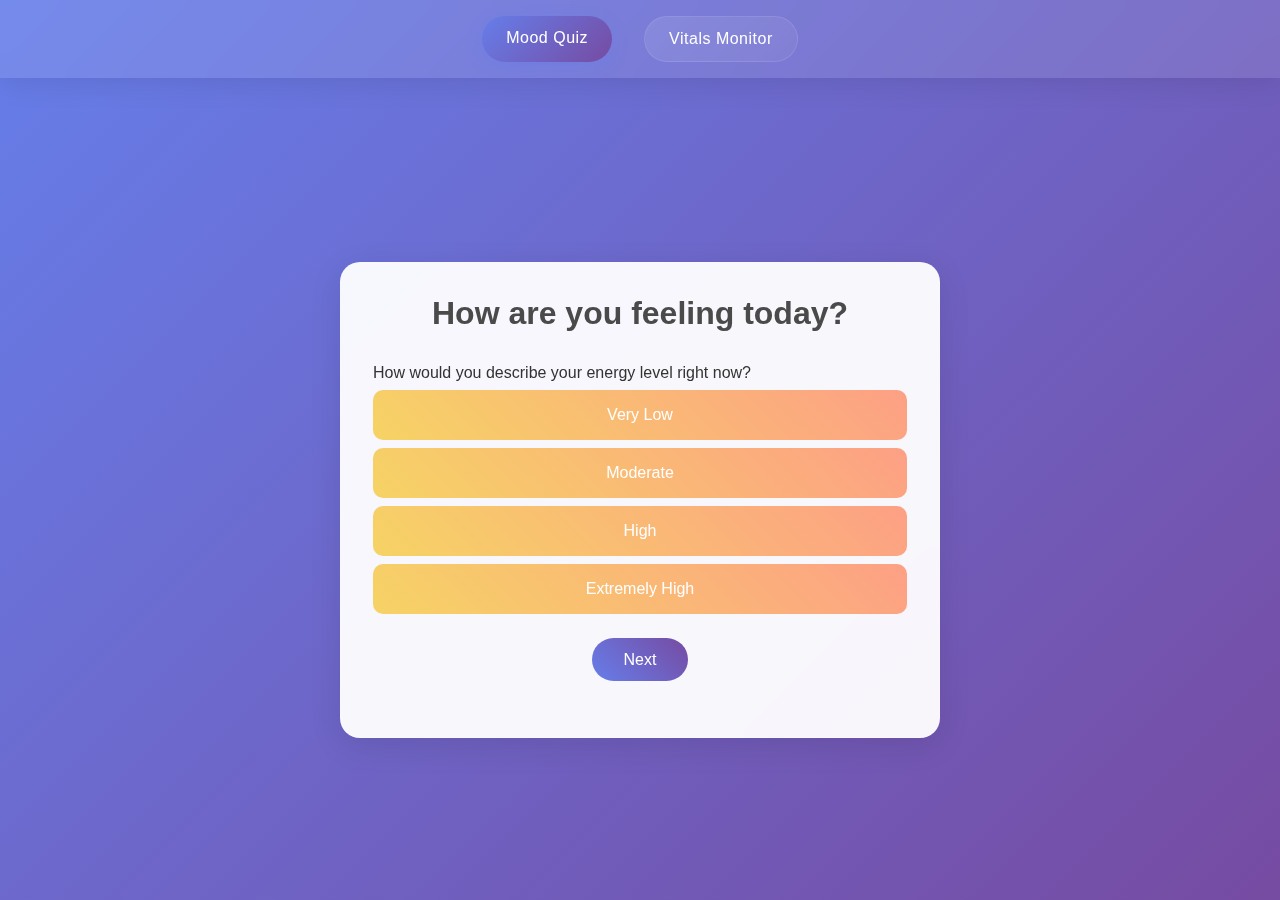
<file: index.html>
<!DOCTYPE html>
<html lang="en">
<head>
    <meta charset="UTF-8">
    <meta name="viewport" content="width=device-width, initial-scale=1.0">
    <title>Mood Music Therapy</title>
    <link rel="stylesheet" href="styles.css">
    <!-- Add Favicon -->
    <link rel="icon" type="image/x-icon" href="favicon.ico">
    <link rel="icon" type="image/svg+xml" href="favicon.svg">
    <link rel="icon" type="image/png" sizes="32x32" href="favicon-32x32.png">
    <link rel="icon" type="image/png" sizes="16x16" href="favicon-16x16.png">
    <link rel="apple-touch-icon" sizes="180x180" href="apple-touch-icon.png">
    <link rel="manifest" href="site.webmanifest">
</head>
<body>
    <nav class="nav-bar">
        <a href="index.html" class="nav-link active">Mood Quiz</a>
        <a href="monitor.html" class="nav-link">Vitals Monitor</a>
    </nav>
    
    <div class="container">
        <h1>How are you feeling today?</h1>
        <div id="quiz-container">
            <div id="question-container">
                <p id="question"></p>
                <div id="options-container"></div>
            </div>
            <button id="next-btn">Next</button>
        </div>
        <div id="result-container" class="hidden">
            <h2>Your Mood Analysis</h2>
            <p id="mood-result"></p>
            <div id="music-recommendations"></div>
            <button id="restart-btn">Take Quiz Again</button>
        </div>
    </div>
    <script src="script.js"></script>
</body>
</html>
</file>
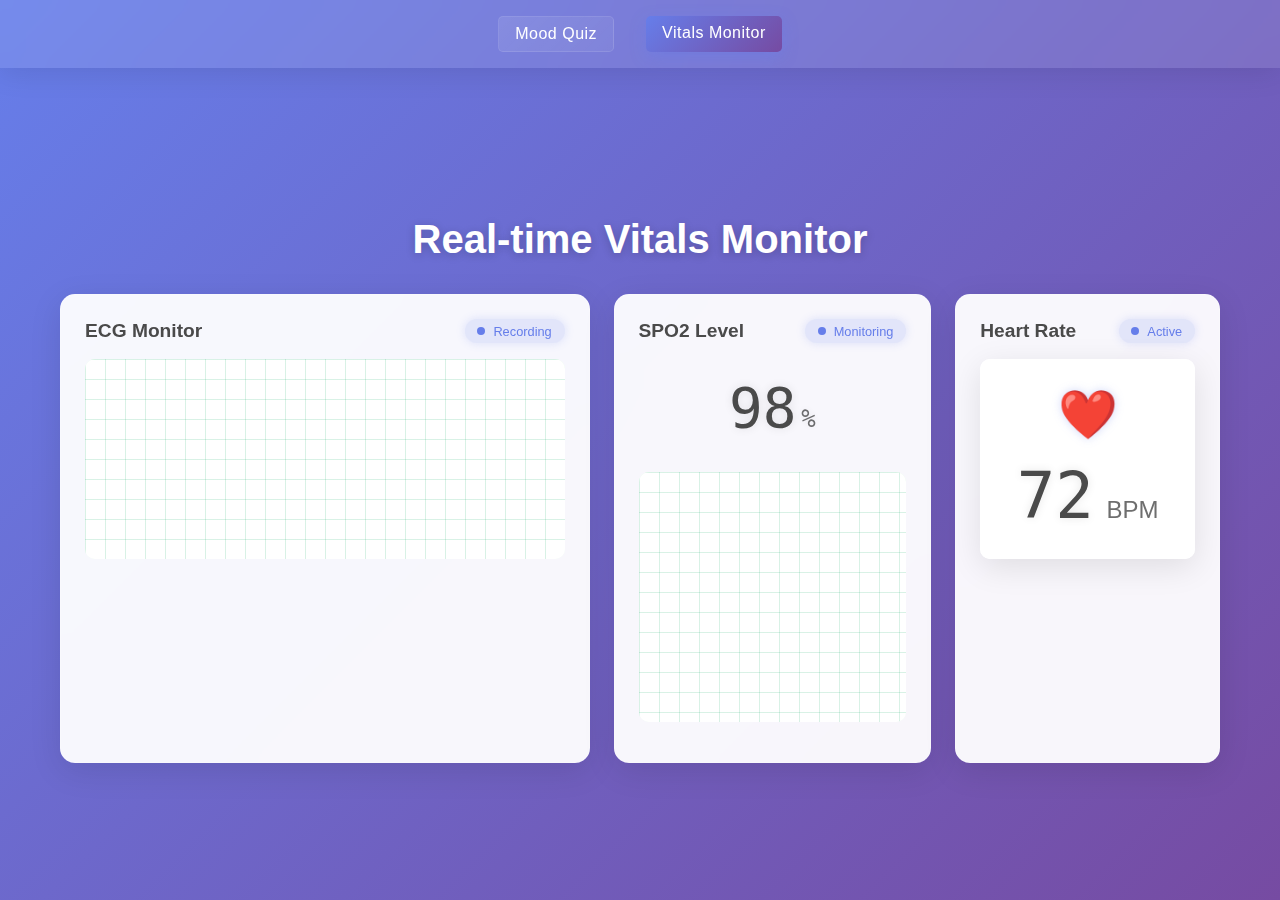
<file: monitor.html>
<!DOCTYPE html>
<html lang="en">
<head>
    <meta charset="UTF-8">
    <meta name="viewport" content="width=device-width, initial-scale=1.0">
    <title>Real-time Vitals Monitor</title>
    <link rel="stylesheet" href="styles.css">
    <link rel="stylesheet" href="monitor-styles.css">
    <!-- Add Favicon -->
    <link rel="icon" type="image/x-icon" href="favicon.ico">
    <link rel="icon" type="image/svg+xml" href="favicon.svg">
    <link rel="icon" type="image/png" sizes="32x32" href="favicon-32x32.png">
    <link rel="icon" type="image/png" sizes="16x16" href="favicon-16x16.png">
    <link rel="apple-touch-icon" sizes="180x180" href="apple-touch-icon.png">
    <link rel="manifest" href="site.webmanifest">
</head>
<body class="monitor-page">
    <nav class="nav-bar">
        <a href="index.html" class="nav-link">Mood Quiz</a>
        <a href="monitor.html" class="nav-link active">Vitals Monitor</a>
    </nav>
    
    <div class="monitor-container">
        <h1>Real-time Vitals Monitor</h1>
        
        <div class="vitals-grid">
            <div class="vital-card ecg-card">
                <div class="vital-header">
                    <h2>ECG Monitor</h2>
                    <span class="status-indicator">Recording</span>
                </div>
                <div class="static-graph-container">
                    <iframe 
                        src="https://thingspeak.mathworks.com/channels/2716311/charts/1?bgcolor=%23ffffff&color=%23667eea&dynamic=true&results=60&type=line&update=15" 
                        class="thingspeak-graph"
                        frameborder="0">
                    </iframe>
                    <div class="grid-overlay"></div>
                </div>
            </div>

            <div class="vital-card">
                <div class="vital-header">
                    <h2>SPO2 Level</h2>
                    <span class="status-indicator">Monitoring</span>
                </div>
                <div class="spo2-container">
                    <div class="spo2-value">98<span class="unit">%</span></div>
                    <div class="static-graph-container">
                        <iframe 
                            src="https://thingspeak.mathworks.com/channels/2716311/charts/2?bgcolor=%23ffffff&color=%23764ba2&dynamic=true&results=60&type=line&update=15" 
                            class="thingspeak-graph"
                            frameborder="0">
                        </iframe>
                        <div class="grid-overlay"></div>
                    </div>
                </div>
            </div>

            <div class="vital-card">
                <div class="vital-header">
                    <h2>Heart Rate</h2>
                    <span class="status-indicator">Active</span>
                </div>
                <div class="heart-rate-container">
                    <div class="heart-icon">❤️</div>
                    <div class="rate-display">
                        <div id="heartRate">72</div>
                        <div class="unit">BPM</div>
                    </div>
                </div>
            </div>
        </div>
    </div>
    <script src="monitors.js"></script>
</body>
</html>
</file>
<file: styles.css>
* {
    margin: 0;
    padding: 0;
    box-sizing: border-box;
}

body {
    font-family: 'Segoe UI', Tahoma, Geneva, Verdana, sans-serif;
    min-height: 100vh;
    background: linear-gradient(135deg, #667eea 0%, #764ba2 100%);
    display: flex;
    justify-content: center;
    align-items: center;
    color: #333;
}

.container {
    margin-top: 100px;
    background: rgba(255, 255, 255, 0.95);
    padding: 2rem;
    border-radius: 20px;
    box-shadow: 0 8px 32px rgba(0, 0, 0, 0.1);
    max-width: 600px;
    width: 90%;
    backdrop-filter: blur(10px);
    border: 1px solid rgba(255, 255, 255, 0.2);
}

h1 {
    text-align: center;
    color: #4a4a4a;
    margin-bottom: 2rem;
}

.option-btn {
    display: block;
    width: 100%;
    padding: 1rem;
    margin: 0.5rem 0;
    border: none;
    border-radius: 10px;
    background: linear-gradient(45deg, #f6d365 0%, #fda085 100%);
    color: #fff;
    font-size: 1rem;
    cursor: pointer;
    transition: transform 0.2s;
}

.option-btn:hover {
    transform: translateY(-2px);
}

#next-btn, #restart-btn {
    display: block;
    margin: 1.5rem auto;
    padding: 0.8rem 2rem;
    border: none;
    border-radius: 25px;
    background: linear-gradient(45deg, #667eea 0%, #764ba2 100%);
    color: white;
    font-size: 1rem;
    cursor: pointer;
    transition: transform 0.2s;
}

#next-btn:hover, #restart-btn:hover {
    transform: scale(1.05);
}

.hidden {
    display: none;
}

#music-recommendations {
    margin-top: 1rem;
}

.music-link {
    display: block;
    padding: 0.8rem;
    margin: 0.5rem 0;
    background: linear-gradient(45deg, #e0c3fc 0%, #8ec5fc 100%);
    border-radius: 10px;
    color: #4a4a4a;
    text-decoration: none;
    transition: transform 0.2s;
}

.music-link:hover {
    transform: translateX(5px);
}

/* Add new styles for monitoring section */
#monitoring-container {
    margin-bottom: 2rem;
    padding: 1rem;
    background: rgba(255, 255, 255, 0.8);
    border-radius: 15px;
    box-shadow: 0 4px 15px rgba(0, 0, 0, 0.1);
}

.monitors-grid {
    display: grid;
    grid-template-columns: repeat(auto-fit, minmax(250px, 1fr));
    gap: 1rem;
    margin-top: 1rem;
}

.monitor-box {
    background: linear-gradient(145deg, #1a1a1a, #2a2a2a);
    padding: 1rem;
    border-radius: 10px;
    color: #00ff00;
}

.monitor-box h3 {
    text-align: center;
    margin-bottom: 1rem;
    color: #00ff00;
}

canvas {
    width: 100%;
    height: 150px;
    background: #000;
    border-radius: 5px;
}

.heart-rate-display {
    display: flex;
    flex-direction: column;
    align-items: center;
    justify-content: center;
    height: 150px;
    background: #000;
    border-radius: 5px;
    font-family: 'Digital', monospace;
}

#heartRate {
    font-size: 3rem;
    color: #00ff00;
}

.bpm {
    color: #00ff00;
    font-size: 1.2rem;
}

.spo2-display {
    background: #000;
    padding: 1rem;
    border-radius: 5px;
    height: 150px;
}

.spo2-value {
    text-align: center;
    font-size: 2.5rem;
    margin-bottom: 1rem;
    font-family: 'Digital', monospace;
}

/* Updated Navigation Styles */
.nav-bar {
    position: fixed;
    top: 0;
    left: 0;
    right: 0;
    background: rgba(255, 255, 255, 0.1);
    backdrop-filter: blur(10px);
    padding: 1rem;
    display: flex;
    justify-content: center;
    gap: 2rem;
    z-index: 1000;
    box-shadow: 0 4px 30px rgba(0, 0, 0, 0.1);
}

.nav-link {
    color: #fff;
    text-decoration: none;
    padding: 0.8rem 1.5rem;
    border-radius: 25px;
    font-weight: 500;
    letter-spacing: 0.5px;
    transition: all 0.3s ease;
    position: relative;
    overflow: hidden;
    background: linear-gradient(
        135deg,
        rgba(255, 255, 255, 0.1) 0%,
        rgba(255, 255, 255, 0.05) 100%
    );
    border: 1px solid rgba(255, 255, 255, 0.1);
}

.nav-link:hover {
    transform: translateY(-2px);
    box-shadow: 0 5px 15px rgba(0, 0, 0, 0.2);
    background: linear-gradient(
        135deg,
        rgba(255, 255, 255, 0.2) 0%,
        rgba(255, 255, 255, 0.1) 100%
    );
}

.nav-link.active {
    background: linear-gradient(135deg, #667eea 0%, #764ba2 100%);
    color: #fff;
    box-shadow: 0 5px 15px rgba(102, 126, 234, 0.4);
    border: none;
}

.nav-link::before {
    content: '';
    position: absolute;
    top: 0;
    left: -100%;
    width: 100%;
    height: 100%;
    background: linear-gradient(
        90deg,
        transparent,
        rgba(255, 255, 255, 0.2),
        transparent
    );
    transition: 0.5s;
}

.nav-link:hover::before {
    left: 100%;
}

/* Add responsive adjustments */
@media (max-width: 480px) {
    .nav-bar {
        padding: 0.8rem;
        gap: 1rem;
    }

    .nav-link {
        padding: 0.6rem 1rem;
        font-size: 0.9rem;
    }
}
</file>
<file: monitor-styles.css>
.monitor-page {
    background: linear-gradient(135deg, #667eea 0%, #764ba2 100%);
    min-height: 100vh;
    padding: 20px;
}

.nav-bar {
    position: fixed;
    top: 0;
    left: 0;
    right: 0;
    background: rgba(255, 255, 255, 0.1);
    backdrop-filter: blur(10px);
    padding: 1rem;
    display: flex;
    justify-content: center;
    gap: 2rem;
    z-index: 1000;
}

.nav-link {
    color: #fff;
    text-decoration: none;
    padding: 0.5rem 1rem;
    border-radius: 5px;
    transition: all 0.3s ease;
}

.nav-link:hover {
    background: rgba(255, 255, 255, 0.1);
}

.nav-link.active {
    background: linear-gradient(135deg, #667eea 0%, #764ba2 100%);
    color: #fff;
}

.monitor-container {
    max-width: 1200px;
    margin: 80px auto 0;
    padding: 20px;
}

.monitor-container h1 {
    color: #ffffff;
    text-align: center;
    margin-bottom: 2rem;
    font-size: 2.5rem;
    text-shadow: 0 2px 10px rgba(0, 0, 0, 0.2);
}

.vitals-grid {
    display: grid;
    grid-template-columns: 2fr 1.2fr 1fr;
    gap: 1.5rem;
    margin-top: 2rem;
}

.vital-card {
    background: rgba(255, 255, 255, 0.95);
    border-radius: 15px;
    padding: 1.5rem;
    box-shadow: 0 8px 32px rgba(0, 0, 0, 0.1);
    backdrop-filter: blur(10px);
    border: 1px solid rgba(255, 255, 255, 0.2);
}

.vital-header {
    display: flex;
    justify-content: space-between;
    align-items: center;
    margin-bottom: 1rem;
}

.vital-header h2 {
    color: #4a4a4a;
    font-size: 1.2rem;
    margin: 0;
}

.status-indicator {
    color: #667eea;
    font-size: 0.8rem;
    padding: 0.3rem 0.8rem;
    background: rgba(102, 126, 234, 0.15);
    border-radius: 12px;
    display: flex;
    align-items: center;
    box-shadow: 0 0 10px rgba(102, 126, 234, 0.2);
}

.status-indicator::before {
    content: '';
    width: 8px;
    height: 8px;
    background: #667eea;
    border-radius: 50%;
    margin-right: 0.5rem;
    animation: pulse 1.5s infinite;
}

.canvas-container {
    position: relative;
    background: #000;
    border-radius: 10px;
    overflow: hidden;
    height: 200px;
}

.grid-overlay {
    position: absolute;
    top: 0;
    left: 0;
    right: 0;
    bottom: 0;
    background-image: 
        linear-gradient(rgba(102, 126, 234, 0.1) 1px, transparent 1px),
        linear-gradient(90deg, rgba(102, 126, 234, 0.1) 1px, transparent 1px);
    background-size: 20px 20px;
    pointer-events: none;
    z-index: 2;
}

.spo2-container, .heart-rate-container {
    display: flex;
    flex-direction: column;
    align-items: center;
    height: auto;
    margin-bottom: 1rem;
}

.spo2-container .static-graph-container {
    width: 100%;
    height: 250px;
    margin-top: 1rem;
}

.spo2-container .thingspeak-graph {
    width: 100%;
    height: 100%;
    min-height: 250px;
}

.spo2-value {
    color: #4a4a4a;
    font-size: 3.5rem;
    font-family: 'Digital', monospace;
    margin: 1rem 0;
    text-shadow: 0 0 10px rgba(0, 0, 0, 0.1);
}

.unit {
    color: #4a4a4a;
    font-size: 1.5rem;
    margin-left: 0.3rem;
    opacity: 0.8;
}

.heart-icon {
    color: #667eea;
    font-size: 3rem;
    margin-bottom: 1rem;
    animation: heartbeat 1s infinite;
    filter: drop-shadow(0 0 5px rgba(102, 126, 234, 0.3));
}

@keyframes pulse {
    0% { opacity: 1; background: #667eea; }
    50% { opacity: 0.5; background: #764ba2; }
    100% { opacity: 1; background: #667eea; }
}

@keyframes heartbeat {
    0% { transform: scale(1); }
    50% { transform: scale(1.1); }
    100% { transform: scale(1); }
}

@media (max-width: 1024px) {
    .vitals-grid {
        grid-template-columns: 1fr 1fr;
    }
    .vital-card.ecg-card {
        grid-column: 1 / -1;
    }
}

@media (max-width: 768px) {
    .vitals-grid {
        grid-template-columns: 1fr;
    }
}

.static-graph-container {
    position: relative;
    background: #ffffff;
    border-radius: 10px;
    overflow: hidden;
    height: 250px;
    padding: 0;
}

.medical-graph {
    width: 100%;
    height: 100%;
    object-fit: contain;
    opacity: 0.9;
    filter: brightness(1.2) contrast(1.2) hue-rotate(90deg);
    mix-blend-mode: screen;
}

.scan-line {
    position: absolute;
    top: 0;
    left: 0;
    width: 100%;
    height: 2px;
    background: rgba(255, 255, 255, 0.5);
    box-shadow: 0 0 10px #ffffff;
    animation: scan 2s linear infinite;
    z-index: 2;
}

@keyframes scan {
    0% {
        top: 0;
    }
    100% {
        top: 100%;
    }
}

.static-graph-container::before {
    content: '';
    position: absolute;
    top: 0;
    left: 0;
    right: 0;
    bottom: 0;
    background-image: 
        linear-gradient(rgba(0, 255, 0, 0.1) 1px, transparent 1px),
        linear-gradient(90deg, rgba(0, 255, 0, 0.1) 1px, transparent 1px);
    background-size: 20px 20px;
    pointer-events: none;
    z-index: 2;
}

.heart-rate-container {
    background: rgba(255, 255, 255, 0.95);
    border-radius: 10px;
    padding: 2rem;
    height: 200px;
    display: flex;
    flex-direction: column;
    align-items: center;
    justify-content: center;
    box-shadow: 0 8px 32px rgba(0, 0, 0, 0.1);
    backdrop-filter: blur(10px);
    border: 1px solid rgba(255, 255, 255, 0.2);
}

.rate-display {
    display: flex;
    align-items: baseline;
    gap: 0.5rem;
}

#heartRate {
    font-size: 4rem;
    color: #4a4a4a;
    font-family: 'Digital', monospace;
    text-shadow: 0 0 10px rgba(0, 0, 0, 0.1);
}

.static-graph-container::after {
    content: '';
    position: absolute;
    top: 0;
    left: 0;
    right: 0;
    bottom: 0;
    background: linear-gradient(
        rgba(0, 255, 0, 0.1),
        rgba(0, 255, 0, 0.05)
    );
    pointer-events: none;
}

/* Add styles for ThingSpeak iframe */
.thingspeak-graph {
    width: 100%;
    height: 100%;
    background: #ffffff;
    border: none;
    position: relative;
    z-index: 1;
}

/* Adjust the grid overlay for iframe */
.grid-overlay {
    position: absolute;
    top: 0;
    left: 0;
    right: 0;
    bottom: 0;
    background-image: 
        linear-gradient(rgba(102, 126, 234, 0.1) 1px, transparent 1px),
        linear-gradient(90deg, rgba(102, 126, 234, 0.1) 1px, transparent 1px);
    background-size: 20px 20px;
    pointer-events: none;
    z-index: 2;
}

/* Adjust container for iframe */
.static-graph-container {
    position: relative;
    background: #ffffff;
    border-radius: 10px;
    overflow: hidden;
    height: 200px;
    padding: 0; /* Remove padding for iframe */
}

/* Ensure the iframe container takes appropriate space */
.heart-rate-container .static-graph-container {
    width: 100%;
    height: 150px; /* Reduced height to accommodate the BPM display */
}
</file>
